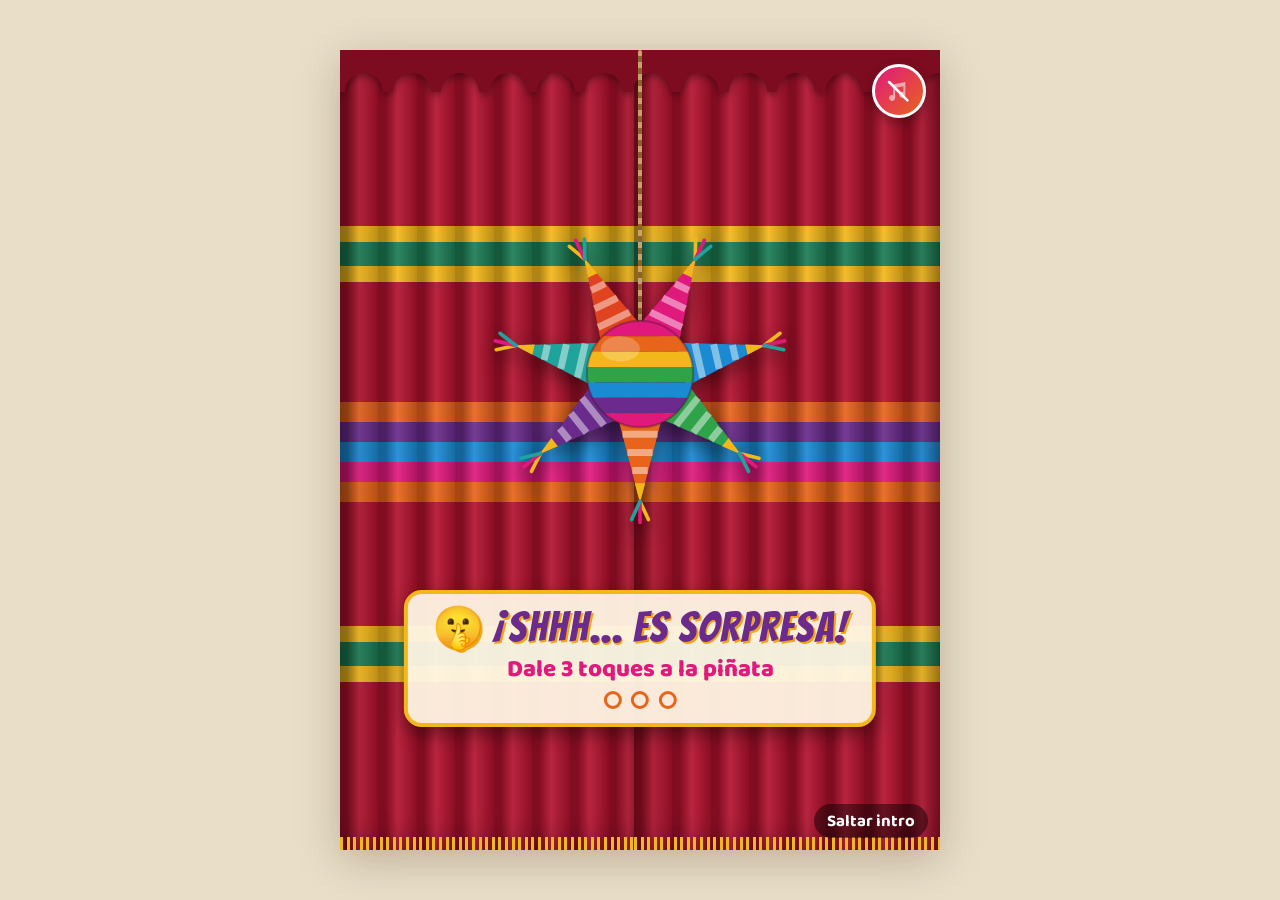
<file: index.html>
<!DOCTYPE html>
<html lang="es">
<head>
<meta charset="UTF-8">
<meta name="viewport" content="width=device-width, initial-scale=1, viewport-fit=cover">
<meta name="color-scheme" content="light only">
<title>Fiesta Mexicana · Margarita</title>
<link rel="icon" type="image/png" href="favicon.png">
<link rel="apple-touch-icon" href="favicon.png">
<link rel="preconnect" href="https://fonts.googleapis.com">
<link rel="preconnect" href="https://fonts.gstatic.com" crossorigin>
<link href="https://fonts.googleapis.com/css2?family=Rye&family=Berkshire+Swash&family=Bangers&family=Black+Ops+One&family=Special+Elite&family=Baloo+2:wght@600;700;800&display=swap" rel="stylesheet">
<link rel="stylesheet" href="estilos.css?v=8">
</head>
<body>
  <main class="invitacion" tabindex="0" aria-label="Invitación: Fiesta Mexicana de Margarita">
    <canvas id="confeti" aria-hidden="true"></canvas>
    <div class="texto">

      <div class="bloque">
      <p class="sorpresa anim">
        <svg class="chispa i" viewBox="0 0 24 24" aria-hidden="true"><path d="M12 0l2.6 9.4L24 12l-9.4 2.6L12 24l-2.6-9.4L0 12l9.4-2.6z"/></svg>
        ¡SHHHHH... ES SORPRESA!
        <svg class="chispa d" viewBox="0 0 24 24" aria-hidden="true"><path d="M12 0l2.6 9.4L24 12l-9.4 2.6L12 24l-2.6-9.4L0 12l9.4-2.6z"/></svg>
      </p>

      <h1 class="titulo anim">FIESTA MEXICANA</h1>
      <div class="nombre-caja">
        <!-- rayitos de colores a los lados -->
        <svg class="rayos izq deco" viewBox="0 0 40 60" aria-hidden="true" fill="none" stroke-linecap="round">
          <path d="M36 14 22 6" stroke="#f2b71b" stroke-width="3.4"/>
          <path d="M34 24 12 18" stroke="#e8641b" stroke-width="4"/>
          <path d="M33 32 6 32" stroke="#e0197d" stroke-width="4.4"/>
          <path d="M34 40 12 46" stroke="#e8641b" stroke-width="4"/>
          <path d="M36 50 22 58" stroke="#1fa39a" stroke-width="3.4"/>
          <circle cx="18" cy="26" r="1.4" fill="#f2b71b"/><circle cx="20" cy="39" r="1.4" fill="#f2b71b"/>
        </svg>
        <svg class="rayos der deco" viewBox="0 0 40 60" aria-hidden="true" fill="none" stroke-linecap="round">
          <path d="M36 14 22 6" stroke="#f2b71b" stroke-width="3.4"/>
          <path d="M34 24 12 18" stroke="#e8641b" stroke-width="4"/>
          <path d="M33 32 6 32" stroke="#e0197d" stroke-width="4.4"/>
          <path d="M34 40 12 46" stroke="#e8641b" stroke-width="4"/>
          <path d="M36 50 22 58" stroke="#1fa39a" stroke-width="3.4"/>
          <circle cx="18" cy="26" r="1.4" fill="#f2b71b"/><circle cx="20" cy="39" r="1.4" fill="#f2b71b"/>
        </svg>
        <!-- florecita y trazos de arriba -->
        <svg class="deco-arriba deco" viewBox="0 0 160 24" aria-hidden="true" fill="none" stroke-linecap="round">
          <path d="M28 15c10-6 22-7 34-3" stroke="#e8641b" stroke-width="2.4"/>
          <path d="M44 7c4-2 8-2 11 0" stroke="#f2b71b" stroke-width="2.2"/>
          <path d="M98 12c12-4 24-3 34 3" stroke="#6a2b8c" stroke-width="2.4"/>
          <path d="M106 6c4-2 8-2 11 0" stroke="#2fa24a" stroke-width="2.2"/>
          <g transform="translate(80 11)">
            <g fill="#e0197d"><circle cy="-5.5" r="3.4"/><circle cx="5.2" cy="-1.7" r="3.4"/><circle cx="3.2" cy="4.5" r="3.4"/><circle cx="-3.2" cy="4.5" r="3.4"/><circle cx="-5.2" cy="-1.7" r="3.4"/></g>
            <circle r="2.4" fill="#f2b71b"/>
          </g>
          <circle cx="18" cy="16" r="1.6" fill="#1fa39a"/><circle cx="142" cy="16" r="1.6" fill="#e0197d"/>
        </svg>
        <h2 class="nombre anim">Margarita</h2>
        <span class="pluma" aria-hidden="true">✦</span>
      </div>

      </div>
      <div class="bloque">
      <p class="fecha anim">Sábado 24 de Octubre</p>

      <p class="hora anim">
        <svg viewBox="0 0 24 24" aria-hidden="true" fill="none" stroke="#1b8ad3" stroke-width="2.2" stroke-linecap="round">
          <circle cx="12" cy="13.5" r="8.5"/><path d="M10 2.5h4M12 2.5V5"/><path class="aguja-h" d="M12 13.5V9.6"/><path class="aguja-m" d="M12 13.5l3.4 2"/>
        </svg>
        7:00 PM
      </p>

      <a class="lugar anim" href="https://maps.google.com/?q=19.218111,-70.523354" target="_blank" rel="noopener" title="Abrir ubicación en Google Maps">
        <svg viewBox="0 0 24 24" aria-hidden="true"><path fill="#b0541c" d="M12 1.5a7.5 7.5 0 0 0-7.5 7.5c0 5.6 7.5 13.5 7.5 13.5S19.5 14.6 19.5 9A7.5 7.5 0 0 0 12 1.5zm0 10.3a2.8 2.8 0 1 1 0-5.6 2.8 2.8 0 0 1 0 5.6z"/></svg>
        <span class="lugar-txt">Lugar: Terraza Los Abuelos, Beato</span>
        <span class="mapa" aria-label="Ver mapa"><svg viewBox="0 0 24 24" fill="none" stroke="#fff" stroke-width="3" stroke-linecap="round" stroke-linejoin="round"><path d="M8 16 16 8M9.5 8H16v6.5"/></svg></span>
      </a>

      </div>
      <div class="bloque">
      <div class="cuenta anim" aria-live="polite">
        <span class="linea"></span>
        <span id="cuenta">Faltan …</span>
        <span class="linea"></span>
      </div>

      <p class="llevar anim">DEBES LLEVAR:</p>
      <p class="detalle anim">MUCHAS GANAS DE DIVERTIRTE<br>Y TU BEBIDA DE PREFERENCIA</p>
      <a class="confirmar anim" href="https://wa.me/18496532269" role="button">
        <span class="confirmar-txt">Favor confirmar asistencia.</span>
        <span class="wa-ico" aria-hidden="true"><svg viewBox="0 0 24 24"><path fill="#fff" d="M12 2.2A9.7 9.7 0 0 0 3.6 16.8L2.3 21.7l5-1.3A9.7 9.7 0 1 0 12 2.2zm0 17.7a8 8 0 0 1-4.1-1.1l-.3-.2-3 .8.8-2.9-.2-.3A8 8 0 1 1 12 19.9zm4.4-6c-.2-.1-1.4-.7-1.7-.8-.2-.1-.4-.1-.5.1l-.8 1c-.1.2-.3.2-.5.1a6.5 6.5 0 0 1-3.2-2.8c-.2-.4.2-.4.7-1.3.1-.2 0-.3 0-.4l-.8-1.8c-.2-.5-.4-.4-.5-.4h-.5a.9.9 0 0 0-.7.3 2.8 2.8 0 0 0-.9 2.1 4.9 4.9 0 0 0 1 2.6 11 11 0 0 0 4.3 3.8c1.6.7 2.2.7 3 .6a2.5 2.5 0 0 0 1.7-1.2 2 2 0 0 0 .1-1.2c0-.1-.2-.2-.4-.3z"/></svg></span>
      </a>
      </div>

    </div>
    <div class="telon" id="telon" aria-hidden="true">
      <div class="cortina izq"><span class="amarre"></span></div>
      <div class="cortina der"><span class="amarre"></span></div>
      <div class="cenefa"></div>
      <!-- piñata de estrella colgando: se rompe con 3 toques -->
      <div class="cuelga" id="pinata">
        <span class="cuerda"></span>
        <svg class="pinata" viewBox="-20 -20 240 240">
          <defs>
            <g id="pico">
              <polygon points="84,70 116,70 100,8" fill="currentColor"/>
              <path d="M87.5 57h25M91 44h18M94.5 31h11" stroke="#fff" stroke-opacity=".45" stroke-width="5"/>
              <polygon points="96.3,22 103.7,22 100,8" fill="#f2b71b"/>
              <g fill="none" stroke-width="2.6" stroke-linecap="round">
                <path d="M100 9l-6-13" stroke="#f2b71b"/><path d="M100 9v-15" stroke="#e0197d"/><path d="M100 9l6-13" stroke="#1fa39a"/>
              </g>
            </g>
            <clipPath id="bola"><circle cx="100" cy="100" r="38"/></clipPath>
          </defs>
          <use href="#pico" transform="rotate(25.7 100 100)" color="#e0197d"/>
          <use href="#pico" transform="rotate(77.1 100 100)" color="#1b8ad3"/>
          <use href="#pico" transform="rotate(128.6 100 100)" color="#2fa24a"/>
          <use href="#pico" transform="rotate(180 100 100)" color="#e8641b"/>
          <use href="#pico" transform="rotate(231.4 100 100)" color="#6a2b8c"/>
          <use href="#pico" transform="rotate(282.9 100 100)" color="#1fa39a"/>
          <use href="#pico" transform="rotate(334.3 100 100)" color="#e0431f"/>
          <g clip-path="url(#bola)">
            <rect x="62" y="62" width="76" height="11" fill="#e0197d"/>
            <rect x="62" y="73" width="76" height="11" fill="#e8641b"/>
            <rect x="62" y="84" width="76" height="11" fill="#f2b71b"/>
            <rect x="62" y="95" width="76" height="11" fill="#2fa24a"/>
            <rect x="62" y="106" width="76" height="11" fill="#1b8ad3"/>
            <rect x="62" y="117" width="76" height="11" fill="#6a2b8c"/>
            <rect x="62" y="128" width="76" height="11" fill="#e0197d"/>
            <ellipse cx="86" cy="82" rx="14" ry="9" fill="#fff" opacity=".22"/>
          </g>
          <circle cx="100" cy="100" r="38" fill="none" stroke="rgba(60,20,40,.35)" stroke-width="1.6"/>
          <path class="grieta g1" d="M76 86l11 7-6 9 12 7-5 9" />
          <path class="grieta g2" d="M126 80l-9 9 8 8-10 9 7 10" />
        </svg>
      </div>
      <div class="letrero">
        <p class="letrero-shh">🤫 ¡SHHH… ES SORPRESA!</p>
        <p class="pista" id="pista">Dale 3 toques a la piñata</p>
        <div class="golpes"><i></i><i></i><i></i></div>
      </div>
    </div>
    <div class="mapa-modal" id="mapaModal" role="dialog" aria-modal="true" aria-labelledby="mapaTitulo" hidden>
      <div class="mapa-caja">
        <button class="mapa-cerrar" type="button" aria-label="Cerrar">×</button>
        <p class="mapa-titulo" id="mapaTitulo">📍 Terraza Los Abuelos, Beato</p>
        <div class="mapa-marco">
          <iframe id="mapaFrame" title="Mapa de Terraza Los Abuelos" loading="lazy" referrerpolicy="no-referrer-when-downgrade"></iframe>
        </div>
        <div class="mapa-botones">
          <a class="btn-mapa google" href="https://maps.google.com/?q=19.218111,-70.523354" target="_blank" rel="noopener">Google Maps</a>
          <a class="btn-mapa waze" href="https://waze.com/ul?ll=19.218111,-70.523354&navigate=yes" target="_blank" rel="noopener">Waze</a>
          <button class="btn-mapa copiar" type="button">Copiar enlace</button>
        </div>
        <p class="mapa-aviso" id="mapaAviso" aria-live="polite"></p>
      </div>
    </div>
    <div class="mapa-modal" id="rsvpModal" role="dialog" aria-modal="true" aria-labelledby="rsvpTitulo" hidden>
      <div class="mapa-caja rsvp-caja">
        <button class="mapa-cerrar" type="button" aria-label="Cerrar">×</button>
        <p class="mapa-titulo" id="rsvpTitulo">💌 Confirma tu asistencia</p>
        <p class="rsvp-sub">Se enviará un WhatsApp al <b>+1 (849) 653-2269</b></p>
        <div class="rsvp-botones">
          <button class="rsvp-btn si" type="button" data-resp="si">🎉 ¡Sí podré ir!</button>
          <button class="rsvp-btn no" type="button" data-resp="no">😢 No podré ir</button>
        </div>
        <p class="mapa-aviso" id="rsvpAviso" aria-live="polite">🤫 Recuerda: ¡es sorpresa! No le digas a nadie.</p>
      </div>
    </div>
    <p class="ajua" id="ajua" aria-hidden="true">¡AJÚA!</p>
    <button class="musica" id="musica" type="button" aria-pressed="false" aria-label="Activar música">
      <svg class="ico-on" viewBox="0 0 24 24" aria-hidden="true"><path fill="#fff" d="M9 18.5a3 3 0 1 1-2-2.83V5.5l12-2.5v12.5a3 3 0 1 1-2-2.83V7.1l-8 1.66z"/></svg>
      <svg class="ico-off" viewBox="0 0 24 24" aria-hidden="true"><path fill="#fff" d="M9 18.5a3 3 0 1 1-2-2.83V5.5l12-2.5v12.5a3 3 0 1 1-2-2.83V7.1l-8 1.66z" opacity=".55"/><path d="M3 3l18 18" stroke="#fff" stroke-width="2.6" stroke-linecap="round"/></svg>
      <span class="ondas" aria-hidden="true"><i></i><i></i><i></i></span>
    </button>
    <p class="cancion" id="cancion" aria-live="polite">🎵 Música activada</p>
    <button class="saltar" id="saltar" type="button">Saltar intro</button>
    <p class="toque">Toca la invitación 🎉</p>
  </main>

<script src="script.js?v=8"></script>
</body>
</html>
</file>
<file: estilos.css>
:root{
  color-scheme:light only; /* siempre en claro: que el modo oscuro del teléfono no cambie los colores */
  --naranja:#e8641b;
  --rojo:#e0431f;
  --rosa:#e0197d;
  --morado:#4f1f6e;
  --azul:#1b8ad3;
  --cafe:#7a3f16;
  --papel:#f6efdf;
}
*{box-sizing:border-box;margin:0;padding:0}
html{-webkit-text-size-adjust:100%;text-size-adjust:100%}
html,body{min-height:100%}
body{
  /* márgenes alrededor de la tarjeta (respetan el notch y la barra de gestos) */
  --m-arriba:max(12px, env(safe-area-inset-top));
  --m-abajo:max(12px, env(safe-area-inset-bottom));
  --m-izq:max(12px, env(safe-area-inset-left));
  --m-der:max(12px, env(safe-area-inset-right));
  background:#e9dfc9;
  min-height:100vh;min-height:100dvh;
  display:flex;justify-content:center;align-items:center;
  padding:var(--m-arriba) var(--m-der) var(--m-abajo) var(--m-izq);
  font-family:"Baloo 2", "Trebuchet MS", Arial, sans-serif;
  -webkit-tap-highlight-color:transparent;
}
/* En teléfonos la tarjeta ocupa casi todo el ancho */
@media (max-width:480px){
  body{
    --m-arriba:max(6px, env(safe-area-inset-top));
    --m-abajo:max(6px, env(safe-area-inset-bottom));
    --m-izq:max(6px, env(safe-area-inset-left));
    --m-der:max(6px, env(safe-area-inset-right));
  }
}

/* Tarjeta con la proporción exacta de la invitación original (3:4) */
.invitacion{
  position:relative;
  /* Se ajusta al ancho y también al alto de la pantalla para verse completa,
     sin encogerse por debajo de 340px (ahí se desplaza, p. ej. teléfono acostado) */
  width:min(600px, 100%, max(340px, calc((100vh - var(--m-arriba) - var(--m-abajo)) * .75)));
  width:min(600px, 100%, max(340px, calc((100dvh - var(--m-arriba) - var(--m-abajo)) * .75)));
  flex:none;
  aspect-ratio:3/4;
  touch-action:manipulation;
  --musica:max(9cqw, 42px); /* tamaño del botón de música, cómodo para el dedo */
  container-type:inline-size;
  background:var(--papel) url("fondo.jpg") center/cover no-repeat;
  box-shadow:0 10px 40px rgba(60,30,10,.25);
  overflow:hidden;
}

/* Zona de texto: entre el papel picado y el borde inferior de flores */
.texto{
  position:absolute;
  left:17%; right:17%;
  top:34.8%; bottom:10.2%;
  justify-content:space-between;
  display:flex;flex-direction:column;align-items:center;
  text-align:center;
}

/* ¡Shhhhh... es sorpresa! */
.bloque{display:flex;flex-direction:column;align-items:center}
.sorpresa{
  position:relative;
  font-family:"Bangers", "Impact", sans-serif;
  font-size:7.5cqw;
  line-height:1.05;
  color:#6a2b8c;
  letter-spacing:.045em;
  transform:rotate(-2.5deg);
  text-shadow:.3cqw .35cqw 0 #f2a51b, .5cqw .6cqw .6cqw rgba(90,29,110,.25);
  white-space:nowrap;
}
.sorpresa::after{ /* trazo morado debajo, como en la segunda imagen */
  content:"";
  position:absolute;left:6%;right:6%;bottom:-1.3cqw;
  height:.6cqw;border-radius:1cqw;
  background:linear-gradient(90deg,var(--morado) 0 45%,transparent 45% 55%,var(--morado) 55% 100%);opacity:.9;
  transform:rotate(-.6deg);
}
.sorpresa::before{ /* destello rosa entre los dos trazos */
  content:"✦";position:absolute;left:50%;bottom:-2.6cqw;transform:translateX(-50%);
  font-family:Arial,sans-serif;font-size:2.8cqw;line-height:1;color:var(--rosa);text-shadow:none;
  animation:brilla 1.8s ease-in-out infinite .4s}
.chispa{position:absolute;width:3cqw;height:3cqw;fill:#f2a51b}
.chispa.i{left:-5cqw;top:-1cqw}
.chispa.d{right:-4.5cqw;top:-2cqw;width:2.4cqw;height:2.4cqw}

.titulo{
  margin-top:2.6cqw;
  font-family:"Rye", Georgia, serif;
  font-weight:400;
  font-size:7.2cqw;
  line-height:1.05;
  color:var(--naranja);
  -webkit-text-stroke:.28cqw var(--naranja);
  paint-order:stroke fill;
  white-space:nowrap;
  text-shadow:0 .3cqw 0 rgba(122,63,22,.2);
}

.nombre{
  font-family:"Berkshire Swash", "Brush Script MT", cursive;
  font-weight:400;
  font-size:11cqw;
  line-height:1.3;
  padding:0 2.2cqw;
  position:relative;
  text-shadow:0 .25cqw 0 rgba(140,10,70,.18);
  color:var(--rosa);
  margin:.4cqw 0 0;
}
.nombre-caja{position:relative;display:flex;flex-direction:column;align-items:center}
.rayos{position:absolute;top:50%;width:6.4cqw;height:auto;transform:translateY(-62%)}
.rayos.izq{left:-6.4cqw}
.rayos.der{right:-6.4cqw;transform:translateY(-62%) scaleX(-1)}
.deco-arriba{position:absolute;top:-1.2cqw;left:50%;width:30cqw;height:auto;transform:translateX(-50%)}
.deco{opacity:0;transition:opacity .6s ease}
.deco.ver{opacity:1}

.fecha{
  margin-top:.4cqw;
  font-weight:800;
  font-size:5cqw;
  line-height:1.1;
  color:var(--morado);
}
.hora{
  display:flex;align-items:center;gap:1.4cqw;
  font-weight:800;
  font-size:5.8cqw;
  line-height:1.1;
  color:var(--azul);
  margin-top:.8cqw;
}
.hora svg{width:5cqw;height:5cqw}
.lugar{
  display:flex;align-items:center;gap:1cqw;
  font-weight:700;
  font-size:3.75cqw;
  line-height:1.15;
  color:var(--cafe);
  margin-top:.8cqw;
  white-space:nowrap;
}
.lugar svg{width:3.6cqw;height:3.6cqw;flex:none}
a.lugar{text-decoration:none;cursor:pointer;position:relative}
a.lugar::after,.confirmar::after{content:"";position:absolute;inset:-1.2cqw -3cqw} /* zona táctil más amplia */
.lugar-txt{border-bottom:.3cqw dashed rgba(122,63,22,.45);padding-bottom:.1cqw;transition:border-color .3s,color .3s}
.mapa{display:inline-flex;align-items:center;justify-content:center;width:3.6cqw;height:3.6cqw;flex:none;background:#1b8ad3;border-radius:50%;margin-left:.3cqw;box-shadow:0 .4cqw 1cqw rgba(27,138,211,.35)}
.lugar .mapa svg{width:2.4cqw;height:2.4cqw;animation:none}
@keyframes pulso{0%,100%{transform:scale(1)}50%{transform:scale(1.08)}}
a.lugar:hover .lugar-txt,a.lugar:focus-visible .lugar-txt{color:var(--rosa);border-color:var(--rosa)}
a.lugar:focus-visible{outline:2px solid var(--rosa);outline-offset:3px;border-radius:4px}

.separador{width:50cqw;height:auto;margin:.8cqw 0 .4cqw}

/* Solo en la invitación familiar: cupo de personas */
.cupo{
  font-weight:800;
  font-size:3.3cqw;
  line-height:1.1;
  color:#fff;
  background:var(--morado);
  padding:.5cqw 2.6cqw;
  border-radius:4cqw;
  margin-bottom:.8cqw;
  white-space:nowrap;
  box-shadow:0 .4cqw 0 rgba(0,0,0,.18);
}
.llevar{
  font-weight:800;
  font-size:4cqw;
  line-height:1.15;
  color:var(--naranja);
  letter-spacing:.01em;
}
.detalle{
  font-weight:800;
  font-size:3.9cqw;
  line-height:1.2;
  color:var(--morado);
  margin-top:.4cqw;
}
.confirmar{
  display:inline-flex;align-items:center;gap:1cqw;
  font-weight:700;
  font-size:3.6cqw;
  line-height:1.2;
  color:#ffd23f;                 /* amarillo sobre fondo morado para que se lea encima de las flores */
  background:var(--morado);
  padding:.5cqw 1cqw .5cqw 2.6cqw;
  border-radius:4cqw;
  box-shadow:0 .5cqw 0 rgba(0,0,0,.2);
  margin-top:.5cqw;
  text-decoration:none;cursor:pointer;position:relative;
}
.confirmar-txt{transition:color .3s}
.confirmar:hover .confirmar-txt,.confirmar:focus-visible .confirmar-txt{color:#fff}
.confirmar:focus-visible{outline:2px solid #25d366;outline-offset:3px;border-radius:4px}
.wa-ico{display:inline-flex;width:4.4cqw;height:4.4cqw;border-radius:50%;background:#25d366;
  align-items:center;justify-content:center;box-shadow:0 .4cqw 1cqw rgba(37,211,102,.4);animation:pulso 2s ease-in-out infinite}
.wa-ico svg{width:3cqw;height:3cqw}

/* ---------- Animación ---------- */
.invitacion{cursor:pointer;transition:transform .5s cubic-bezier(.2,.8,.2,1)}
.invitacion:focus-visible{outline:3px solid var(--rosa);outline-offset:4px}
#confeti{position:absolute;inset:0;width:100%;height:100%;pointer-events:none;z-index:22}
.texto{z-index:3}
.anim{opacity:0}
.anim.ver{animation:entra .8s cubic-bezier(.2,.9,.25,1.2) forwards}
@keyframes entra{from{opacity:0;transform:translateY(3cqw) scale(.94)}to{opacity:1;transform:none}}

.sorpresa.ver{animation:shh 1s cubic-bezier(.2,.9,.3,1.4) forwards}
@keyframes shh{0%{opacity:0;transform:rotate(-2.5deg) scale(.3)}60%{opacity:1;transform:rotate(-5deg) scale(1.12)}100%{opacity:1;transform:rotate(-2.5deg) scale(1)}}
.sorpresa::after{transform-origin:left;transform:scaleX(0) rotate(-.6deg);transition:transform .7s ease .7s}
.sorpresa.ver::after{transform:scaleX(1) rotate(-.6deg)}
.chispa{animation:brilla 1.8s ease-in-out infinite}
.chispa.d{animation-delay:.9s}
@keyframes brilla{0%,100%{transform:scale(.6) rotate(0);opacity:.5}50%{transform:scale(1.2) rotate(45deg);opacity:1}}

.titulo .letra{display:inline-block;opacity:0}
.titulo.ver .letra{animation:letra .55s cubic-bezier(.2,.9,.3,1.5) forwards}
@keyframes letra{from{opacity:0;transform:translateY(-4cqw) rotate(-12deg)}to{opacity:1;transform:none}}

.nombre.ver{animation:nombre 1.5s linear forwards, late 2.4s ease-in-out 1.9s infinite}
.pluma{position:absolute;top:50%;left:0;z-index:1;font:400 5cqw/1 Arial,sans-serif;color:#f2b71b;
  text-shadow:0 0 1.6cqw #fff,0 0 3cqw #f2b71b;opacity:0;pointer-events:none;transform:translate(-50%,-50%)}
.nombre.ver + .pluma{animation:pluma 1.5s linear forwards}
@keyframes pluma{
  0%{left:0;top:42%;opacity:0;transform:translate(-50%,-50%) rotate(0)}
  8%{opacity:1}
  25%{top:62%}50%{top:40%}75%{top:62%}
  92%{opacity:1}
  100%{left:100%;top:46%;opacity:0;transform:translate(-50%,-50%) rotate(360deg)}}
@keyframes nombre{from{opacity:0;clip-path:inset(-40% 100% -40% -10%);transform:scale(.97)}to{opacity:1;clip-path:inset(-40% -10% -40% -10%);transform:none}}
@keyframes late{0%,100%{transform:scale(1)}50%{transform:scale(1.035)}}


.cuenta{display:flex;align-items:center;gap:1.6cqw;margin:.6cqw 0 .6cqw;
  font-weight:800;font-size:3.4cqw;color:var(--rosa);white-space:nowrap}
.cuenta .linea{width:9cqw;border-top:.35cqw dotted var(--morado)}
.num{display:inline-block;min-width:1.2em}
.num.salta{animation:salta .35s ease}
@keyframes salta{50%{transform:translateY(-.8cqw);color:var(--naranja)}}

.toque{position:absolute;left:50%;bottom:1.2%;transform:translateX(-50%);z-index:4;
  font-weight:700;font-size:max(2.8cqw, 11px);color:#fff;background:rgba(79,31,110,.75);
  padding:.4cqw 2cqw;white-space:nowrap;border-radius:5cqw;opacity:0;transition:opacity .6s;pointer-events:none}
.toque.ver{opacity:1}

@media (prefers-reduced-motion: reduce){
  *,*::before,*::after{animation:none!important;transition:none!important}
  .anim,.titulo .letra{opacity:1!important}
  .deco{opacity:1!important}
  .pluma,.ajua{display:none}
  .sorpresa::after{transform:rotate(-.6deg)}
}

/* ---------- Intro: telón + piñata ---------- */
.telon{position:absolute;inset:0;z-index:10;overflow:hidden;perspective:900px}
.cortina{
  position:absolute;top:0;bottom:0;width:51%;
  /* sarape mexicano: franjas de colores + pliegues de tela */
  background:
    repeating-linear-gradient(90deg, rgba(0,0,0,.28) 0 1.2cqw, rgba(255,255,255,.08) 3.2cqw, rgba(0,0,0,.22) 6.4cqw),
    linear-gradient(180deg,
      #b3122e 0 22%, #f2b71b 22% 24%, #1c7c54 24% 27%, #f2b71b 27% 29%, #b3122e 29% 44%,
      #e8641b 44% 46.5%, #6a2b8c 46.5% 49%, #1b8ad3 49% 51.5%, #e0197d 51.5% 54%, #e8641b 54% 56.5%,
      #b3122e 56.5% 72%, #f2b71b 72% 74%, #1c7c54 74% 77%, #f2b71b 77% 79%, #b3122e 79% 100%);
  box-shadow:inset 0 0 6cqw rgba(0,0,0,.45);
  transition:transform 1.7s cubic-bezier(.7,0,.25,1);
  will-change:transform;
}
.cortina.izq{left:0;transform-origin:left top}
.cortina.der{right:0;transform-origin:right top}
.cortina::after{ /* flecos abajo */
  content:"";position:absolute;left:0;right:0;bottom:0;height:2.2cqw;
  background:repeating-linear-gradient(90deg,#f2b71b 0 .5cqw,transparent .5cqw 1.1cqw);
}
.amarre{position:absolute;top:55%;width:4cqw;height:9cqw;border-radius:2cqw;
  background:radial-gradient(circle at 40% 30%,#ffe08a,#c98a0c);opacity:0;transition:opacity .4s}
.izq .amarre{left:0}.der .amarre{right:0}
.cenefa{position:absolute;top:0;left:0;right:0;height:7cqw;z-index:2;
  background:
    radial-gradient(circle at 50% 100%, transparent 3.1cqw, #7d0c20 3.2cqw) 0 0/8cqw 7cqw repeat-x;
  filter:drop-shadow(0 .6cqw .6cqw rgba(0,0,0,.35));transition:transform 1.2s ease .6s}

/* Piñata colgada del techo, meciéndose */
.cuelga{position:absolute;top:0;left:50%;width:56cqw;height:82cqw;margin-left:-28cqw;z-index:3;
  transform-origin:50% 0;animation:mece 2.6s ease-in-out infinite;transition:opacity .3s}
@keyframes mece{0%,100%{transform:rotate(-6deg)}50%{transform:rotate(6deg)}}
.cuelga.pum{animation:pum .7s ease-out}
@keyframes pum{0%{transform:rotate(0)}18%{transform:rotate(24deg)}45%{transform:rotate(-16deg)}72%{transform:rotate(9deg)}100%{transform:rotate(-6deg)}}
.cuerda{position:absolute;top:0;left:50%;width:.7cqw;height:48cqw;margin-left:-.35cqw;border-radius:1cqw;
  background:repeating-linear-gradient(180deg,#c9a26a 0 1cqw,#8a6332 1cqw 2cqw)}
.pinata{position:absolute;left:0;bottom:0;width:100%;height:auto;overflow:visible;
  filter:drop-shadow(0 1.4cqw 1.6cqw rgba(0,0,0,.45))}
.grieta{fill:none;stroke:#3a0d2c;stroke-width:2.8;stroke-linecap:round;stroke-linejoin:round;opacity:0;transition:opacity .15s}
.cuelga.g1 .grieta.g1,.cuelga.g2 .grieta{opacity:.9}
.cuelga.rota{animation:none}
.cuelga.rota .pinata{animation:revienta .45s ease-out forwards}
.cuelga.rota .cuerda{height:30cqw;transition:height .3s}
@keyframes revienta{0%{transform:scale(1)}35%{transform:scale(1.25) rotate(8deg);opacity:1}100%{transform:scale(1.9) rotate(-20deg);opacity:0}}

.letrero{position:absolute;left:50%;top:90cqw;z-index:3;transform:translateX(-50%);
  display:flex;flex-direction:column;align-items:center;gap:1.2cqw;
  background:rgba(255,246,228,.95);border:.7cqw solid #f2b71b;border-radius:3cqw;padding:2cqw 4cqw 2.4cqw;
  box-shadow:0 1.2cqw 3cqw rgba(0,0,0,.4);text-align:center;white-space:nowrap;transition:opacity .4s,transform .5s}
.letrero-shh{font-family:"Bangers","Impact",sans-serif;font-size:7cqw;line-height:1.05;letter-spacing:.04em;color:#6a2b8c;
  text-shadow:.3cqw .35cqw 0 #f2a51b}
.pista{font-weight:800;font-size:max(4cqw, 14px);line-height:1.1;color:var(--rosa);animation:pulso 1.4s ease-in-out infinite}
.golpes{display:flex;gap:1.6cqw}
.golpes i{width:3cqw;height:3cqw;border-radius:50%;border:.5cqw solid var(--naranja);transition:background .2s,transform .2s}
.golpes i.on{background:var(--naranja);transform:scale(1.25)}

/* onomatopeya de cada golpe */
.zas{position:absolute;z-index:23;pointer-events:none;font-family:"Bangers","Impact",sans-serif;font-size:11cqw;line-height:1;
  color:#f2b71b;-webkit-text-stroke:.35cqw #b3122e;paint-order:stroke fill;white-space:nowrap;
  transform:translate(-50%,-50%) rotate(var(--giro,0deg));animation:zas .7s ease-out forwards}
@keyframes zas{0%{opacity:0;transform:translate(-50%,-50%) rotate(var(--giro,0deg)) scale(.3)}
  25%{opacity:1;transform:translate(-50%,-70%) rotate(var(--giro,0deg)) scale(1.2)}
  100%{opacity:0;transform:translate(-50%,-140%) rotate(var(--giro,0deg)) scale(1)}}
.sacude{animation:sacude .35s ease}
@keyframes sacude{20%{transform:translate(-1cqw,.6cqw)}40%{transform:translate(1cqw,-.6cqw)}60%{transform:translate(-.6cqw,.3cqw)}80%{transform:translate(.4cqw,0)}}

.telon.abre .cuelga{opacity:0}
.telon.abre .letrero{opacity:0;transform:translateX(-50%) scale(1.15)}
.telon.abre .izq{transform:translateX(-86%) scaleX(.35) skewY(4deg)}
.telon.abre .der{transform:translateX(86%) scaleX(.35) skewY(-4deg)}
.telon.abre .amarre{opacity:1}
.telon.abre .cenefa{transform:translateY(-110%)}
.telon.fin{display:none}

.saltar{position:absolute;right:2cqw;bottom:2cqw;z-index:11;font:700 max(2.8cqw, 13px) "Baloo 2",sans-serif;
  color:#fff;background:rgba(0,0,0,.45);border:0;border-radius:99px;padding:.5cqw max(2.2cqw, 12px);min-height:max(5cqw, 34px);cursor:pointer}
.saltar:focus-visible{outline:2px solid #fff}
.saltar.fuera{display:none}

/* ---------- Ventana del mapa ---------- */
.mapa-modal{position:absolute;inset:0;z-index:20;display:flex;align-items:center;justify-content:center;
  background:rgba(40,12,50,.55);backdrop-filter:blur(3px);-webkit-backdrop-filter:blur(3px);
  opacity:0;transition:opacity .3s ease;cursor:default}
.mapa-modal[hidden]{display:none}
.mapa-modal.abierto{opacity:1}
.mapa-caja{position:relative;width:min(92%, max(86%, 330px));background:#fff8ec;border-radius:3cqw;padding:3.4cqw 3.4cqw 2.6cqw;
  box-shadow:0 2cqw 6cqw rgba(0,0,0,.35);border:.6cqw solid #f2b71b;
  transform:translateY(4cqw) scale(.95);transition:transform .35s cubic-bezier(.2,.9,.3,1.3)}
.mapa-modal.abierto .mapa-caja{transform:none}
.mapa-titulo{font-weight:800;font-size:max(4cqw, 15px);color:var(--cafe);text-align:center;margin:0 max(5cqw, 30px) 2cqw}
.mapa-cerrar{position:absolute;top:0;right:0;border:0;background:none;cursor:pointer;
  width:max(9cqw, 44px);height:max(9cqw, 44px);
  font:700 max(6cqw, 26px)/1 "Baloo 2",sans-serif;color:var(--morado)}
.mapa-marco{position:relative;aspect-ratio:4/3;border-radius:2cqw;overflow:hidden;
  background:repeating-linear-gradient(45deg,#f1e6cf 0 2cqw,#ece0c6 2cqw 4cqw)}
.mapa-marco::before{content:"Cargando mapa…";position:absolute;inset:0;display:grid;place-items:center;
  font-weight:700;font-size:3.2cqw;color:#9a7a55}
.mapa-marco iframe{position:relative;width:100%;height:100%;border:0}
.mapa-botones{display:flex;gap:1.6cqw;margin-top:2.4cqw}
.btn-mapa{flex:1;display:flex;align-items:center;justify-content:center;min-height:max(8cqw, 42px);text-align:center;
  border:0;border-radius:2cqw;font:800 max(3.3cqw, 12.5px) "Baloo 2",sans-serif;color:#fff;text-decoration:none;cursor:pointer;
  box-shadow:0 .6cqw 0 rgba(0,0,0,.18);transition:transform .15s}
.btn-mapa:active{transform:translateY(.4cqw);box-shadow:none}
.btn-mapa.google{background:#1b8ad3}
.btn-mapa.waze{background:#2bb3e6}
.btn-mapa.copiar{background:var(--rosa)}
.mapa-aviso{min-height:1.4em;margin-top:1.4cqw;text-align:center;font-weight:700;font-size:max(3cqw, 12px);color:var(--morado)}

/* ---------- Ventana de confirmación ---------- */
.rsvp-caja{border-color:#25d366}
.rsvp-sub{text-align:center;font-weight:600;font-size:max(3.2cqw, 12.5px);color:var(--morado);margin:-1cqw 0 .4cqw}
.rsvp-label{display:block;font-weight:800;font-size:3.1cqw;color:var(--cafe);margin-bottom:.8cqw}
.rsvp-input{width:100%;font:600 3.6cqw "Baloo 2",sans-serif;color:var(--morado);
  padding:1.6cqw 2.4cqw;border:.4cqw solid #e3cfa8;border-radius:2cqw;background:#fff;outline:none}
.rsvp-input:focus{border-color:var(--rosa)}
.rsvp-botones{display:flex;flex-direction:column;gap:1.8cqw;margin-top:2.8cqw}
.rsvp-btn{min-height:max(10cqw, 46px);border:0;border-radius:2.4cqw;cursor:pointer;color:#fff;
  font:800 max(4.2cqw, 16px) "Baloo 2",sans-serif;box-shadow:0 .7cqw 0 rgba(0,0,0,.18);transition:transform .15s}
.rsvp-btn:active{transform:translateY(.5cqw);box-shadow:none}
.rsvp-btn.si{background:linear-gradient(90deg,#1fae55,#25d366)}
.rsvp-btn.no{background:linear-gradient(90deg,#8a3fb0,#6a2b8c)}
.sacudir{animation:sacude .35s ease}

/* ---------- Música ---------- */
.musica{position:absolute;top:2.4cqw;right:2.4cqw;z-index:15;width:var(--musica);height:var(--musica);border-radius:50%;
  border:.5cqw solid #fff;background:linear-gradient(135deg,#e0197d,#e8641b);cursor:pointer;
  display:grid;place-items:center;box-shadow:0 .8cqw 2cqw rgba(0,0,0,.3);padding:0}
.musica svg{width:51%;height:51%;grid-area:1/1}
.musica .ico-on{display:none}
.musica.sonando .ico-on{display:block;animation:baila .6s ease-in-out infinite alternate}
.musica.sonando .ico-off{display:none}
.musica:not(.sonando){animation:pulso 1.6s ease-in-out infinite}
.musica:focus-visible{outline:3px solid #fff;outline-offset:2px}
@keyframes baila{from{transform:rotate(-10deg) scale(1)}to{transform:rotate(10deg) scale(1.1)}}
.ondas{position:absolute;inset:-1.4cqw;border-radius:50%;pointer-events:none}
.ondas i{position:absolute;inset:0;border-radius:50%;border:.4cqw solid rgba(224,25,125,.6);opacity:0}
.musica.sonando .ondas i{animation:onda 1.8s ease-out infinite}
.musica.sonando .ondas i:nth-child(2){animation-delay:.6s}
.musica.sonando .ondas i:nth-child(3){animation-delay:1.2s}
@keyframes onda{from{transform:scale(.7);opacity:.9}to{transform:scale(1.5);opacity:0}}
.cancion{position:absolute;top:calc(var(--musica) + 4cqw);right:2.4cqw;z-index:15;font-weight:800;font-size:max(2.8cqw, 11px);white-space:nowrap;color:#fff;
  background:rgba(79,31,110,.85);padding:.6cqw 2.2cqw;border-radius:4cqw;pointer-events:none;
  opacity:0;transform:translateY(-1.5cqw);transition:opacity .4s,transform .4s}
.cancion.ver{opacity:1;transform:none}

/* ---------- ¡Ajúa! al confirmar que sí ---------- */
.ajua{position:absolute;left:50%;top:16%;z-index:25;pointer-events:none;opacity:0;
  font-family:"Bangers","Impact",sans-serif;font-size:21cqw;line-height:1;letter-spacing:.03em;white-space:nowrap;
  color:#f2b71b;-webkit-text-stroke:.7cqw #b3122e;paint-order:stroke fill;
  text-shadow:0 1cqw 0 rgba(0,0,0,.25);transform:translate(-50%,-50%) rotate(-6deg)}
.ajua.ver{animation:ajua 2.4s cubic-bezier(.2,.9,.3,1.3) forwards}
@keyframes ajua{
  0%{opacity:0;transform:translate(-50%,-50%) rotate(-6deg) scale(.2)}
  14%{opacity:1;transform:translate(-50%,-50%) rotate(-9deg) scale(1.15)}
  24%{transform:translate(-50%,-50%) rotate(-3deg) scale(1)}
  34%{transform:translate(-50%,-50%) rotate(-8deg) scale(1.05)}
  44%,80%{opacity:1;transform:translate(-50%,-50%) rotate(-6deg) scale(1)}
  100%{opacity:0;transform:translate(-50%,-90%) rotate(-6deg) scale(1.1)}}

/* Invitación familiar: lleva una línea más (el cupo), así que se aprietan un poco los espacios */
body[data-cupo] .titulo{margin-top:2cqw}
body[data-cupo] .nombre{line-height:1.16}
body[data-cupo] .hora,body[data-cupo] .lugar{margin-top:.4cqw}
body[data-cupo] .cuenta{margin:.2cqw 0}
body[data-cupo] .cupo{font-size:3.1cqw;margin-bottom:.5cqw}
body[data-cupo] .llevar{font-size:3.8cqw}
body[data-cupo] .detalle{font-size:3.7cqw;line-height:1.14;margin-top:.2cqw}
</file>
